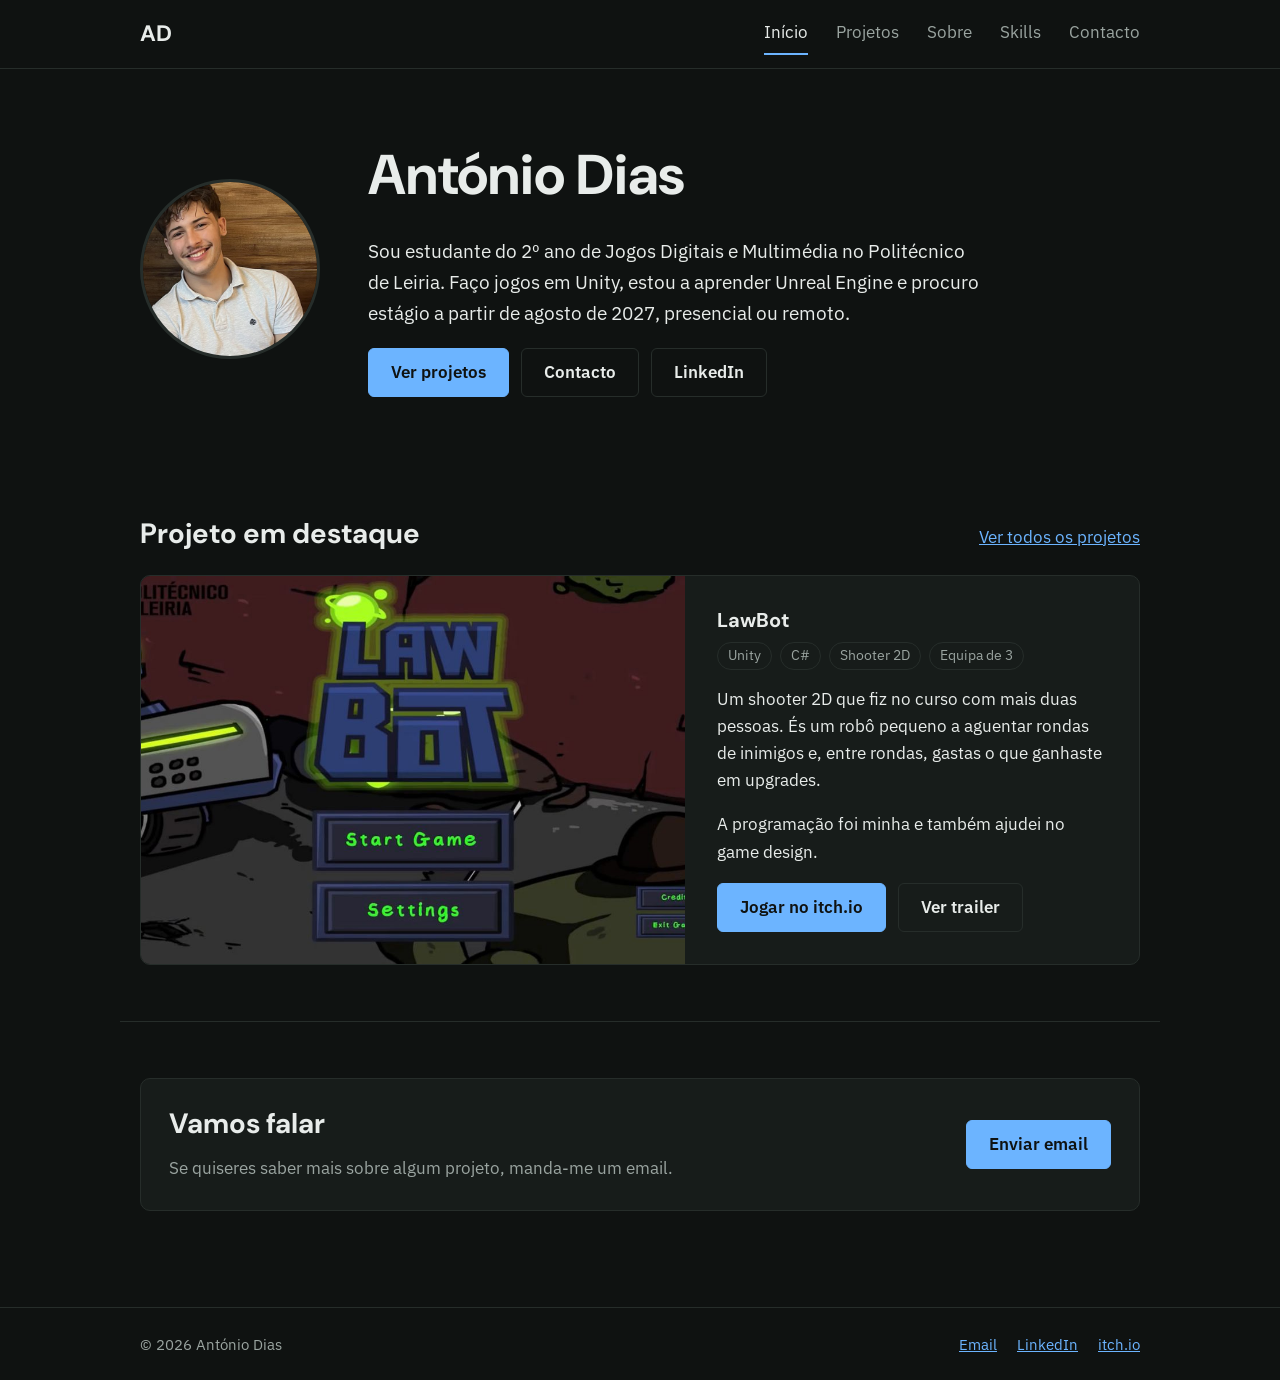
<file: index.html>
<!DOCTYPE html>
<html lang="pt-PT">
<head>
  <meta charset="UTF-8">
  <meta name="viewport" content="width=device-width, initial-scale=1">
  <meta name="description" content="Portfólio de António Dias, estudante de Jogos Digitais e Multimédia no Politécnico de Leiria.">
  <title>António Dias | Programador de jogos</title>
  <link rel="icon" href="assets/img/favicon.svg" type="image/svg+xml">
  <link rel="preconnect" href="https://fonts.googleapis.com">
  <link rel="preconnect" href="https://fonts.gstatic.com" crossorigin>
  <link rel="stylesheet" href="https://fonts.googleapis.com/css2?family=DM+Sans:wght@700&amp;display=swap">
  <link rel="stylesheet" href="css/normalize.css">
  <link rel="stylesheet" href="css/styles.css">
  <script src="js/main.js" defer></script>
</head>
<body>
  <a class="skip-link" href="#conteudo">Saltar para o conteúdo</a>

  <header class="site-header">
    <div class="container header-inner">
      <a class="logo" href="index.html" aria-label="António Dias, página inicial">AD</a>
      <nav aria-label="Menu principal">
        <button class="menu-btn" type="button" aria-label="Menu" aria-expanded="false" aria-controls="menu">
          <span></span>
          <span></span>
          <span></span>
        </button>
        <ul class="nav-list" id="menu">
          <li><a href="index.html" class="ativo" aria-current="page">Início</a></li>
          <li><a href="projetos.html">Projetos</a></li>
          <li><a href="sobre.html">Sobre</a></li>
          <li><a href="skills.html">Skills</a></li>
          <li><a href="contacto.html">Contacto</a></li>
        </ul>
      </nav>
    </div>
  </header>

  <main id="conteudo">
    <section class="container hero">
      <img class="hero-photo" src="assets/img/antonio-dias.jpg" alt="Fotografia de António Dias" width="480" height="480">
      <div>
        <h1>António Dias</h1>
        <p class="subtitulo">Sou estudante do 2º ano de Jogos Digitais e Multimédia no Politécnico de Leiria. Faço jogos em Unity, estou a aprender Unreal Engine e procuro estágio a partir de agosto de 2027, presencial ou remoto.</p>
        <div class="button-row">
          <a class="btn" href="projetos.html">Ver projetos</a>
          <a class="btn btn-outline" href="contacto.html">Contacto</a>
          <a class="btn btn-outline" href="https://www.linkedin.com/in/ant%C3%B3nio-dias-7a324a388/" target="_blank" rel="noopener noreferrer">LinkedIn</a>
        </div>
      </div>
    </section>

    <section class="container section">
      <div class="section-head">
        <h2>Projeto em destaque</h2>
        <a href="projetos.html">Ver todos os projetos</a>
      </div>

      <article class="feature">
        <img src="assets/img/lawbot-titulo.jpg" alt="Ecrã de título do LawBot" width="1200" height="675">
        <div class="feature-body">
          <h3>LawBot</h3>
          <ul class="tags">
            <li>Unity</li>
            <li>C#</li>
            <li>Shooter 2D</li>
            <li>Equipa de 3</li>
          </ul>
          <p>Um shooter 2D que fiz no curso com mais duas pessoas. És um robô pequeno a aguentar rondas de inimigos e, entre rondas, gastas o que ganhaste em upgrades.</p>
          <p>A programação foi minha e também ajudei no game design.</p>
          <div class="button-row">
            <a class="btn" href="https://gentle-blob-studios.itch.io/lawbot" target="_blank" rel="noopener noreferrer">Jogar no itch.io</a>
            <a class="btn btn-outline" href="https://youtu.be/fg-Er66feL4" target="_blank" rel="noopener noreferrer">Ver trailer</a>
          </div>
        </div>
      </article>
    </section>

    <section class="container section">
      <div class="box caixa-contacto">
        <div>
          <h2>Vamos falar</h2>
          <p>Se quiseres saber mais sobre algum projeto, manda-me um email.</p>
        </div>
        <a class="btn" href="mailto:topepereiradias@gmail.com">Enviar email</a>
      </div>
    </section>
  </main>

  <footer class="site-footer">
    <div class="container footer-inner">
      <p>&copy; 2026 António Dias</p>
      <ul class="footer-links">
        <li><a href="mailto:topepereiradias@gmail.com">Email</a></li>
        <li><a href="https://www.linkedin.com/in/ant%C3%B3nio-dias-7a324a388/" target="_blank" rel="noopener noreferrer">LinkedIn</a></li>
        <li><a href="https://gentle-blob-studios.itch.io/" target="_blank" rel="noopener noreferrer">itch.io</a></li>
      </ul>
    </div>
  </footer>
</body>
</html>
</file>
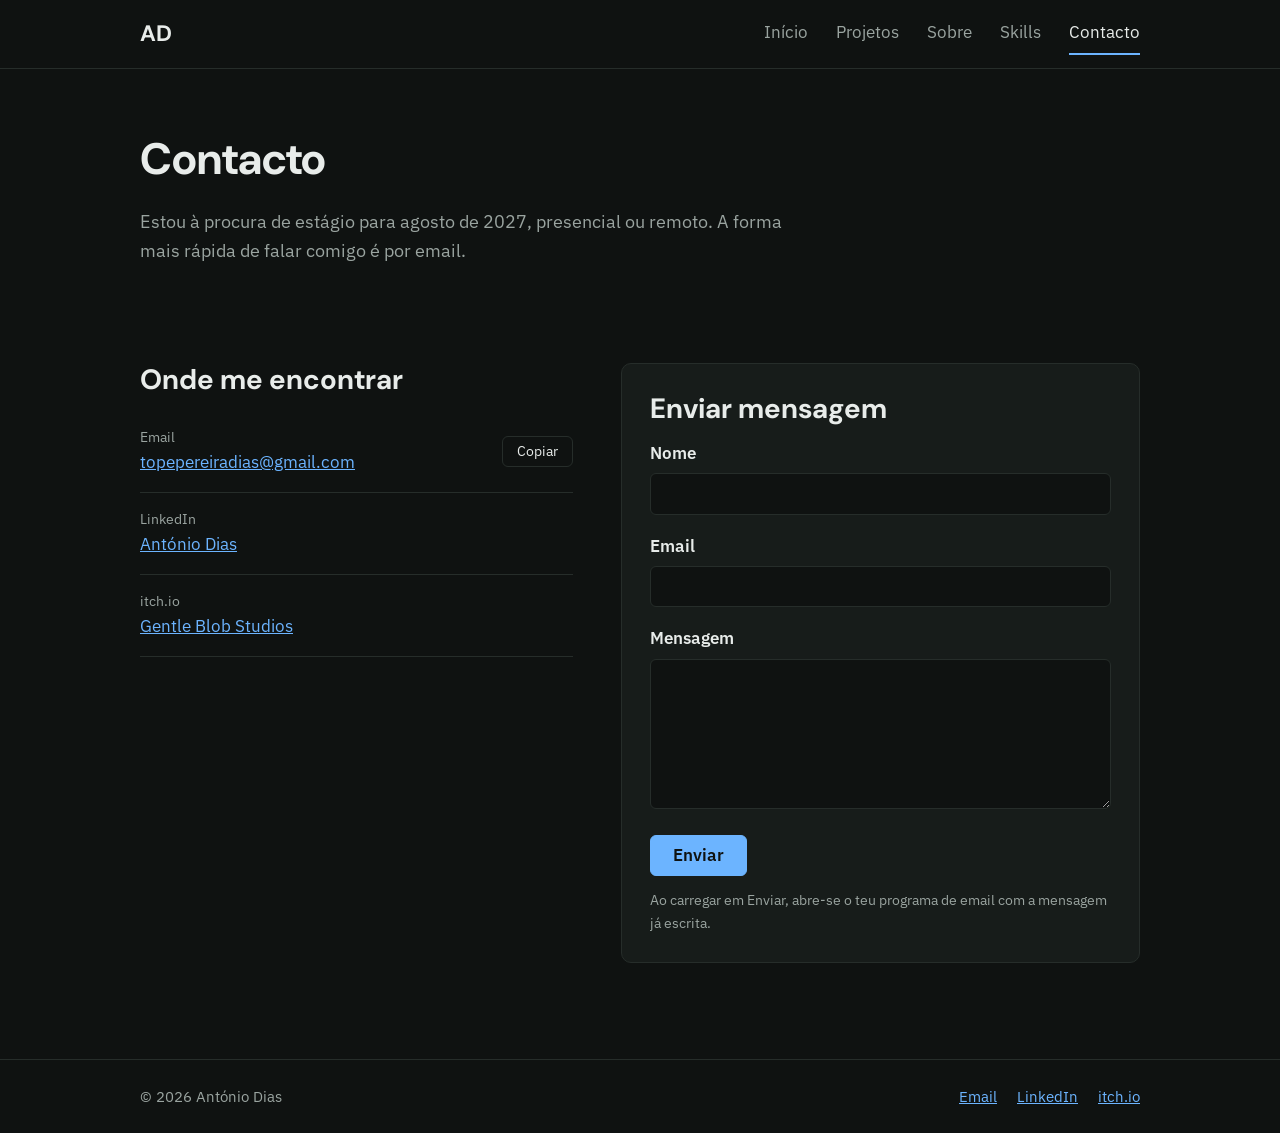
<file: contacto.html>
<!DOCTYPE html>
<html lang="pt-PT">
<head>
  <meta charset="UTF-8">
  <meta name="viewport" content="width=device-width, initial-scale=1">
  <meta name="description" content="Como falar com António Dias por email, LinkedIn ou itch.io.">
  <title>Contacto | António Dias</title>
  <link rel="icon" href="assets/img/favicon.svg" type="image/svg+xml">
  <link rel="preconnect" href="https://fonts.googleapis.com">
  <link rel="preconnect" href="https://fonts.gstatic.com" crossorigin>
  <link rel="stylesheet" href="https://fonts.googleapis.com/css2?family=DM+Sans:wght@700&amp;display=swap">
  <link rel="stylesheet" href="css/normalize.css">
  <link rel="stylesheet" href="css/styles.css">
  <script src="js/main.js" defer></script>
</head>
<body>
  <a class="skip-link" href="#conteudo">Saltar para o conteúdo</a>

  <header class="site-header">
    <div class="container header-inner">
      <a class="logo" href="index.html" aria-label="António Dias, página inicial">AD</a>
      <nav aria-label="Menu principal">
        <button class="menu-btn" type="button" aria-label="Menu" aria-expanded="false" aria-controls="menu">
          <span></span>
          <span></span>
          <span></span>
        </button>
        <ul class="nav-list" id="menu">
          <li><a href="index.html">Início</a></li>
          <li><a href="projetos.html">Projetos</a></li>
          <li><a href="sobre.html">Sobre</a></li>
          <li><a href="skills.html">Skills</a></li>
          <li><a href="contacto.html" class="ativo" aria-current="page">Contacto</a></li>
        </ul>
      </nav>
    </div>
  </header>

  <main id="conteudo">
    <section class="container page-intro">
      <h1>Contacto</h1>
      <p>Estou à procura de estágio para agosto de 2027, presencial ou remoto. A forma mais rápida de falar comigo é por email.</p>
    </section>

    <div class="container section contact-grid">
      <section>
        <h2>Onde me encontrar</h2>
        <ul class="contact-list">
          <li>
            <div>
              <span class="contact-label">Email</span>
              <a href="mailto:topepereiradias@gmail.com">topepereiradias@gmail.com</a>
            </div>
            <button class="copy-btn" id="copy-email" type="button" data-email="topepereiradias@gmail.com">Copiar</button>
          </li>
          <li>
            <div>
              <span class="contact-label">LinkedIn</span>
              <a href="https://www.linkedin.com/in/ant%C3%B3nio-dias-7a324a388/" target="_blank" rel="noopener noreferrer">António Dias</a>
            </div>
          </li>
          <li>
            <div>
              <span class="contact-label">itch.io</span>
              <a href="https://gentle-blob-studios.itch.io/" target="_blank" rel="noopener noreferrer">Gentle Blob Studios</a>
            </div>
          </li>
        </ul>
      </section>

      <section class="box">
        <h2>Enviar mensagem</h2>
        <form action="mailto:topepereiradias@gmail.com" method="post" enctype="text/plain">
          <div class="form-field">
            <label for="nome">Nome</label>
            <input type="text" id="nome" name="nome" autocomplete="name" required>
          </div>
          <div class="form-field">
            <label for="email">Email</label>
            <input type="email" id="email" name="email" autocomplete="email" required>
          </div>
          <div class="form-field">
            <label for="mensagem">Mensagem</label>
            <textarea id="mensagem" name="mensagem" rows="6" required></textarea>
          </div>
          <button class="btn" type="submit">Enviar</button>
          <p class="form-note">Ao carregar em Enviar, abre-se o teu programa de email com a mensagem já escrita.</p>
        </form>
      </section>
    </div>
  </main>

  <footer class="site-footer">
    <div class="container footer-inner">
      <p>&copy; 2026 António Dias</p>
      <ul class="footer-links">
        <li><a href="mailto:topepereiradias@gmail.com">Email</a></li>
        <li><a href="https://www.linkedin.com/in/ant%C3%B3nio-dias-7a324a388/" target="_blank" rel="noopener noreferrer">LinkedIn</a></li>
        <li><a href="https://gentle-blob-studios.itch.io/" target="_blank" rel="noopener noreferrer">itch.io</a></li>
      </ul>
    </div>
  </footer>
</body>
</html>
</file>
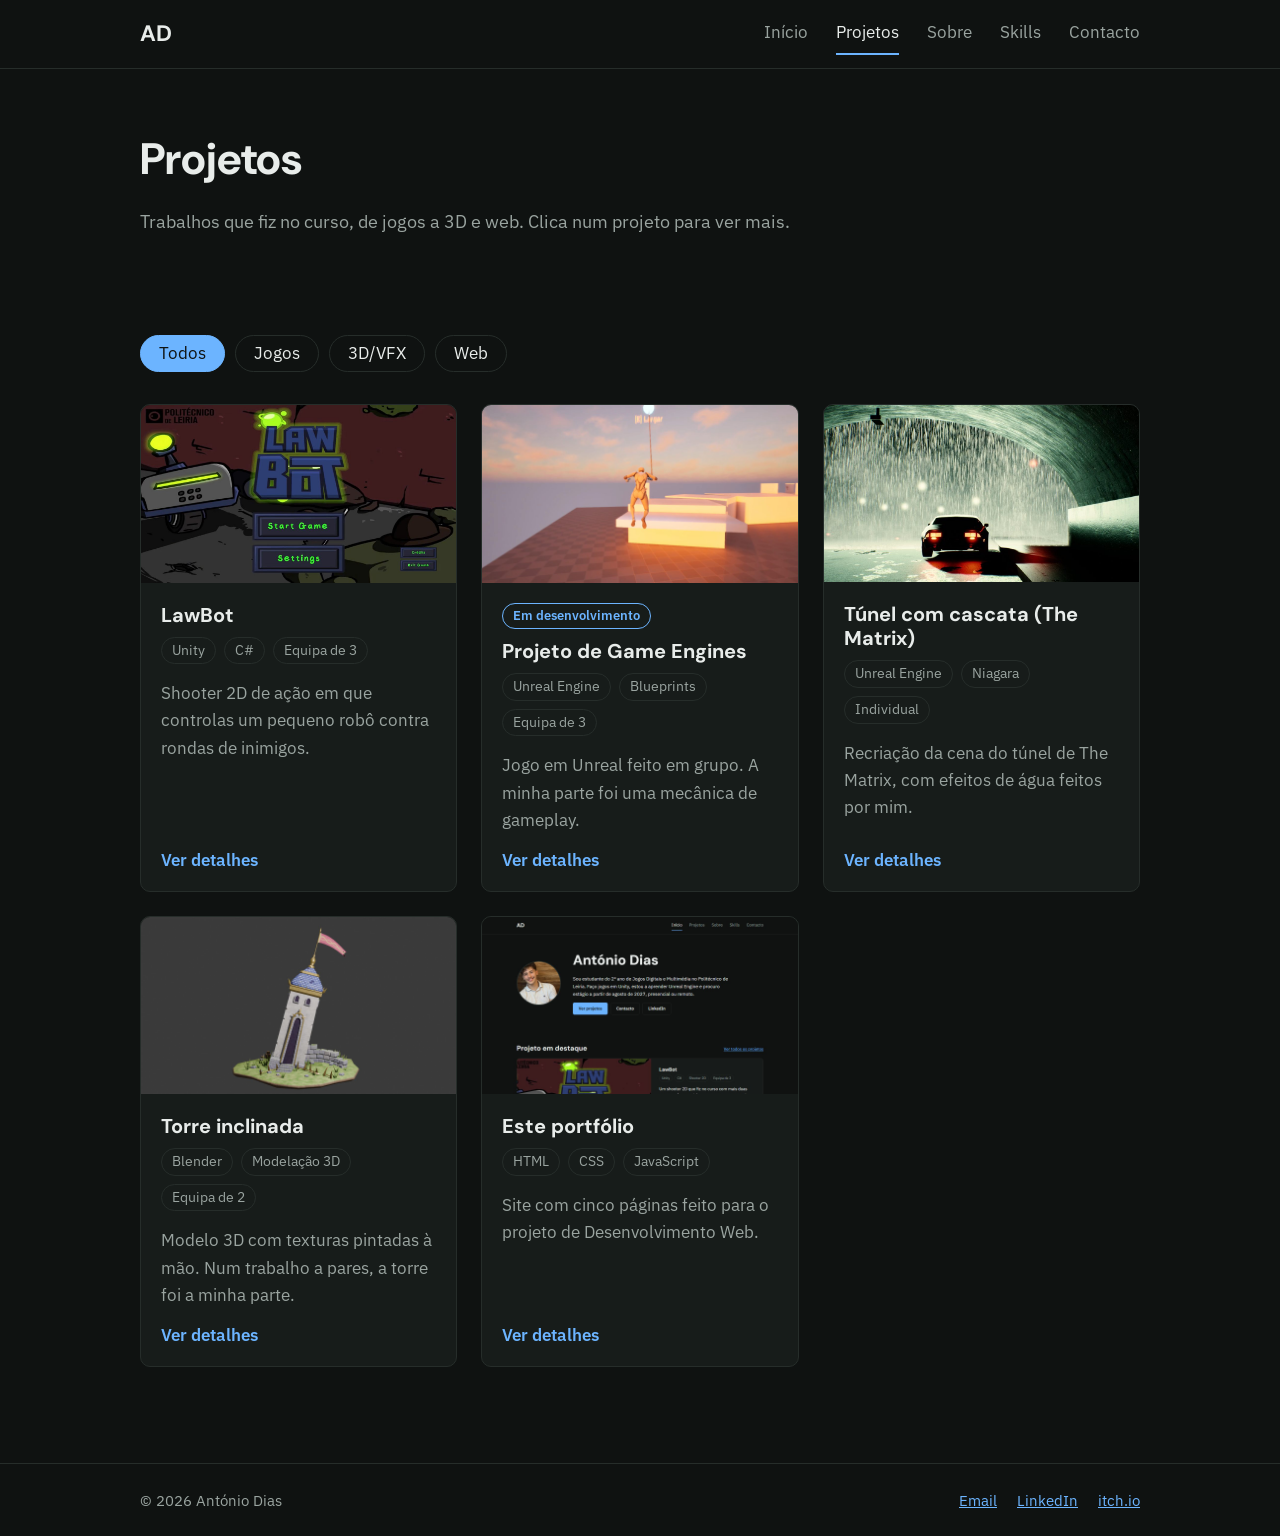
<file: projetos.html>
<!DOCTYPE html>
<html lang="pt-PT">
<head>
  <meta charset="UTF-8">
  <meta name="viewport" content="width=device-width, initial-scale=1">
  <meta name="description" content="Jogos em Unity e Unreal Engine, efeitos visuais, modelação 3D e web feitos por António Dias no curso.">
  <title>Projetos | António Dias</title>
  <link rel="icon" href="assets/img/favicon.svg" type="image/svg+xml">
  <link rel="preconnect" href="https://fonts.googleapis.com">
  <link rel="preconnect" href="https://fonts.gstatic.com" crossorigin>
  <link rel="stylesheet" href="https://fonts.googleapis.com/css2?family=DM+Sans:wght@700&amp;display=swap">
  <link rel="stylesheet" href="css/normalize.css">
  <link rel="stylesheet" href="css/styles.css">
  <script src="js/main.js" defer></script>
</head>
<body>
  <a class="skip-link" href="#conteudo">Saltar para o conteúdo</a>

  <header class="site-header">
    <div class="container header-inner">
      <a class="logo" href="index.html" aria-label="António Dias, página inicial">AD</a>
      <nav aria-label="Menu principal">
        <button class="menu-btn" type="button" aria-label="Menu" aria-expanded="false" aria-controls="menu">
          <span></span>
          <span></span>
          <span></span>
        </button>
        <ul class="nav-list" id="menu">
          <li><a href="index.html">Início</a></li>
          <li><a href="projetos.html" class="ativo" aria-current="page">Projetos</a></li>
          <li><a href="sobre.html">Sobre</a></li>
          <li><a href="skills.html">Skills</a></li>
          <li><a href="contacto.html">Contacto</a></li>
        </ul>
      </nav>
    </div>
  </header>

  <main id="conteudo">
    <section class="container page-intro">
      <h1>Projetos</h1>
      <p>Trabalhos que fiz no curso, de jogos a 3D e web. Clica num projeto para ver mais.</p>
    </section>

    <div class="container section">
      <div class="filters" role="group" aria-label="Filtrar projetos por categoria">
        <button class="filter-btn ativo" type="button" data-filter="todos" aria-pressed="true">Todos</button>
        <button class="filter-btn" type="button" data-filter="jogos" aria-pressed="false">Jogos</button>
        <button class="filter-btn" type="button" data-filter="3d-vfx" aria-pressed="false">3D/VFX</button>
        <button class="filter-btn" type="button" data-filter="web" aria-pressed="false">Web</button>
      </div>

      <div class="project-grid">
        <article class="project-card" data-category="jogos">
          <img src="assets/img/lawbot-titulo.jpg" alt="Ecrã de título do LawBot" width="1200" height="675">
          <div class="card-body">
            <h2>LawBot</h2>
            <ul class="tags">
              <li>Unity</li>
              <li>C#</li>
              <li>Equipa de 3</li>
            </ul>
            <p>Shooter 2D de ação em que controlas um pequeno robô contra rondas de inimigos.</p>
            <button class="card-btn" type="button">Ver detalhes</button>
          </div>

          <!-- Conteúdo que o JS copia para o modal -->
          <div class="project-details" hidden>
            <p>Shooter 2D de ação feito no Politécnico de Leiria. Controlas um pequeno robô que enfrenta rondas de inimigos, desvia-se de ataques e compra upgrades entre rondas. Tem três níveis de dificuldade e um modo infinito.</p>
            <p>Fui o programador do jogo e também contribuí para o game design.</p>
            <div class="modal-gallery">
              <img src="assets/img/lawbot-combate.jpg" alt="O robô a disparar contra inimigos" width="1200" height="675" loading="lazy">
              <img src="assets/img/lawbot-loja.jpg" alt="Loja de upgrades entre rondas" width="1200" height="675" loading="lazy">
              <img src="assets/img/lawbot-gameplay.jpg" alt="Combate com o contador de inimigos restantes" width="1200" height="675" loading="lazy">
            </div>
            <ul class="detalhes">
              <li><span>Game developer</span> António Dias</li>
              <li><span>Game designer</span> Mariana Falcão</li>
              <li><span>Game artist</span> Joaquim Rodrigues</li>
            </ul>
            <div class="button-row">
              <a class="btn" href="https://gentle-blob-studios.itch.io/lawbot" target="_blank" rel="noopener noreferrer">Jogar no itch.io</a>
              <a class="btn btn-outline" href="https://youtu.be/fg-Er66feL4" target="_blank" rel="noopener noreferrer">Trailer no YouTube</a>
            </div>
          </div>
        </article>

        <article class="project-card" data-category="jogos">
          <img src="assets/img/unreal-capa.jpg" alt="Personagem pendurada numa corda num nível de teste" width="1280" height="720">
          <div class="card-body">
            <span class="badge">Em desenvolvimento</span>
            <h2>Projeto de Game Engines</h2>
            <ul class="tags">
              <li>Unreal Engine</li>
              <li>Blueprints</li>
              <li>Equipa de 3</li>
            </ul>
            <p>Jogo em Unreal feito em grupo. A minha parte foi uma mecânica de gameplay.</p>
            <button class="card-btn" type="button">Ver detalhes</button>
          </div>

          <div class="project-details" hidden>
            <p>Jogo em Unreal Engine que estou a fazer com mais dois colegas para a cadeira de Game Engines.</p>
            <p>Fiquei com a mecânica que aparece no vídeo, feita em Blueprints. A personagem agarra-se a uma corda presa a pontos no ar e larga-a com a tecla E.</p>
            <!-- O #t=0,10.2 faz o vídeo parar aos 10,2 s, antes de aparecer o editor do Unreal -->
            <video class="project-video" controls preload="none" poster="assets/img/unreal-poster.jpg" width="1724" height="736">
              <source src="assets/video/unreal-gameplay.mp4#t=0,10.2" type="video/mp4">
              O teu browser não consegue mostrar este vídeo.
            </video>
          </div>
        </article>

        <article class="project-card" data-category="3d-vfx">
          <img src="assets/img/vfx-capa.jpg" alt="Carro parado no túnel em frente à cascata" width="1042" height="586">
          <div class="card-body">
            <h2>Túnel com cascata (The Matrix)</h2>
            <ul class="tags">
              <li>Unreal Engine</li>
              <li>Niagara</li>
              <li>Individual</li>
            </ul>
            <p>Recriação da cena do túnel de The Matrix, com efeitos de água feitos por mim.</p>
            <button class="card-btn" type="button">Ver detalhes</button>
          </div>

          <div class="project-details" hidden>
            <p>Recriei a cena do túnel com cascata do filme The Matrix e fiz sozinho os efeitos, os materiais e o próprio túnel.</p>
            <p>A cascata e os salpicos no chão são sistemas Niagara, com gotas, névoa e uma cortina de água por trás. O asfalto mistura um material seco com um molhado e tem poças com uma ondulação suave. Os reflexos usam Screen Space Reflections, e o tom verde vem do nevoeiro e de uma LUT.</p>
            <div class="modal-gallery two-columns">
              <img src="assets/img/vfx-tunel.jpg" alt="Vista geral do túnel com a cascata ao fundo" width="1400" height="586" loading="lazy">
              <img src="assets/img/vfx-cascata.jpg" alt="Grande plano da cascata" width="1400" height="586" loading="lazy">
              <img src="assets/img/vfx-chao-seco.jpg" alt="O túnel com o chão seco" width="1400" height="586" loading="lazy">
              <img src="assets/img/vfx-chao-molhado.jpg" alt="O túnel com o chão molhado e poças" width="1400" height="586" loading="lazy">
            </div>
            <ul class="detalhes">
              <li><span>Unidade curricular</span> VFX for Games</li>
              <li><span>Motor</span> Unreal Engine 5.8</li>
            </ul>
            <p class="note">O carro é o "Phoenix 455 '71 - Low poly model", de Daniel Zhabotinsky (Sketchfab, CC BY 4.0), e as texturas de asfalto e betão são da Poly Haven (CC0).</p>
          </div>
        </article>

        <article class="project-card" data-category="3d-vfx">
          <img src="assets/img/torre-frente.jpg" alt="Render da torre inclinada numa pequena ilha" width="1280" height="720">
          <div class="card-body">
            <h2>Torre inclinada</h2>
            <ul class="tags">
              <li>Blender</li>
              <li>Modelação 3D</li>
              <li>Equipa de 2</li>
            </ul>
            <p>Modelo 3D com texturas pintadas à mão. Num trabalho a pares, a torre foi a minha parte.</p>
            <button class="card-btn" type="button">Ver detalhes</button>
          </div>

          <div class="project-details" hidden>
            <p>Trabalho a pares em que cada um modelou uma figura e no fim juntámos as duas numa só cena. Fiquei com a torre inclinada e tratei da modelação, das UVs, das texturas e dos renders.</p>
            <p>Comecei pelo corpo da torre, depois a base e a porta, o topo e por fim a ilha com o muro, as rochas e a relva. Os detalhes pequenos, como os tijolos e as telhas, ficaram na textura e no normal map, para poupar triângulos. No lado de trás acrescentei uma porta de madeira, uma lanterna dourada e suportes de madeira a segurar a torre.</p>
            <p>As texturas foram pintadas à mão no Blender, com mapas de Base Color, Normal, Roughness e Metallic.</p>
            <div class="modal-gallery two-columns">
              <img src="assets/img/torre-frente.jpg" alt="A torre vista de frente" width="1280" height="720" loading="lazy">
              <img src="assets/img/torre-direita.jpg" alt="A torre vista do lado direito" width="1280" height="720" loading="lazy">
              <img src="assets/img/torre-esquerda.jpg" alt="A torre vista do lado esquerdo" width="1280" height="720" loading="lazy">
              <img src="assets/img/torre-tras.jpg" alt="O lado de trás da torre, com a porta de madeira" width="1280" height="720" loading="lazy">
            </div>
            <ul class="detalhes">
              <li><span>Unidade curricular</span> 3D Modelling</li>
              <li><span>Ferramenta</span> Blender</li>
              <li><span>Triângulos</span> 2166 (torre e ilha)</li>
              <li><span>Texturas</span> 2 de 2048x2048 (torre e cenário)</li>
            </ul>
            <div class="button-row">
              <a class="btn" href="https://skfb.ly/pQtCu" target="_blank" rel="noopener noreferrer">Ver no Sketchfab</a>
            </div>
          </div>
        </article>

        <article class="project-card" data-category="web">
          <img src="assets/img/portfolio.jpg" alt="Página inicial deste portfólio" width="1280" height="720">
          <div class="card-body">
            <h2>Este portfólio</h2>
            <ul class="tags">
              <li>HTML</li>
              <li>CSS</li>
              <li>JavaScript</li>
            </ul>
            <p>Site com cinco páginas feito para o projeto de Desenvolvimento Web.</p>
            <button class="card-btn" type="button">Ver detalhes</button>
          </div>

          <div class="project-details" hidden>
            <p>O meu portfólio era uma só página. Para o projeto de Desenvolvimento Web transformei-o neste site com cinco páginas, feito só com HTML, CSS e JavaScript, sem frameworks.</p>
            <p>Com JavaScript fiz o menu para telemóvel, o filtro de projetos e esta janela de detalhes. O layout usa Flexbox e CSS Grid e adapta-se ao telemóvel com media queries.</p>
          </div>
        </article>
      </div>
    </div>
  </main>

  <div class="modal" id="modal" hidden>
    <div class="modal-box" role="dialog" aria-modal="true" aria-labelledby="modal-title">
      <button class="modal-close" type="button" aria-label="Fechar">&times;</button>
      <h2 id="modal-title">Projeto</h2>
      <div id="modal-content"></div>
    </div>
  </div>

  <footer class="site-footer">
    <div class="container footer-inner">
      <p>&copy; 2026 António Dias</p>
      <ul class="footer-links">
        <li><a href="mailto:topepereiradias@gmail.com">Email</a></li>
        <li><a href="https://www.linkedin.com/in/ant%C3%B3nio-dias-7a324a388/" target="_blank" rel="noopener noreferrer">LinkedIn</a></li>
        <li><a href="https://gentle-blob-studios.itch.io/" target="_blank" rel="noopener noreferrer">itch.io</a></li>
      </ul>
    </div>
  </footer>
</body>
</html>
</file>
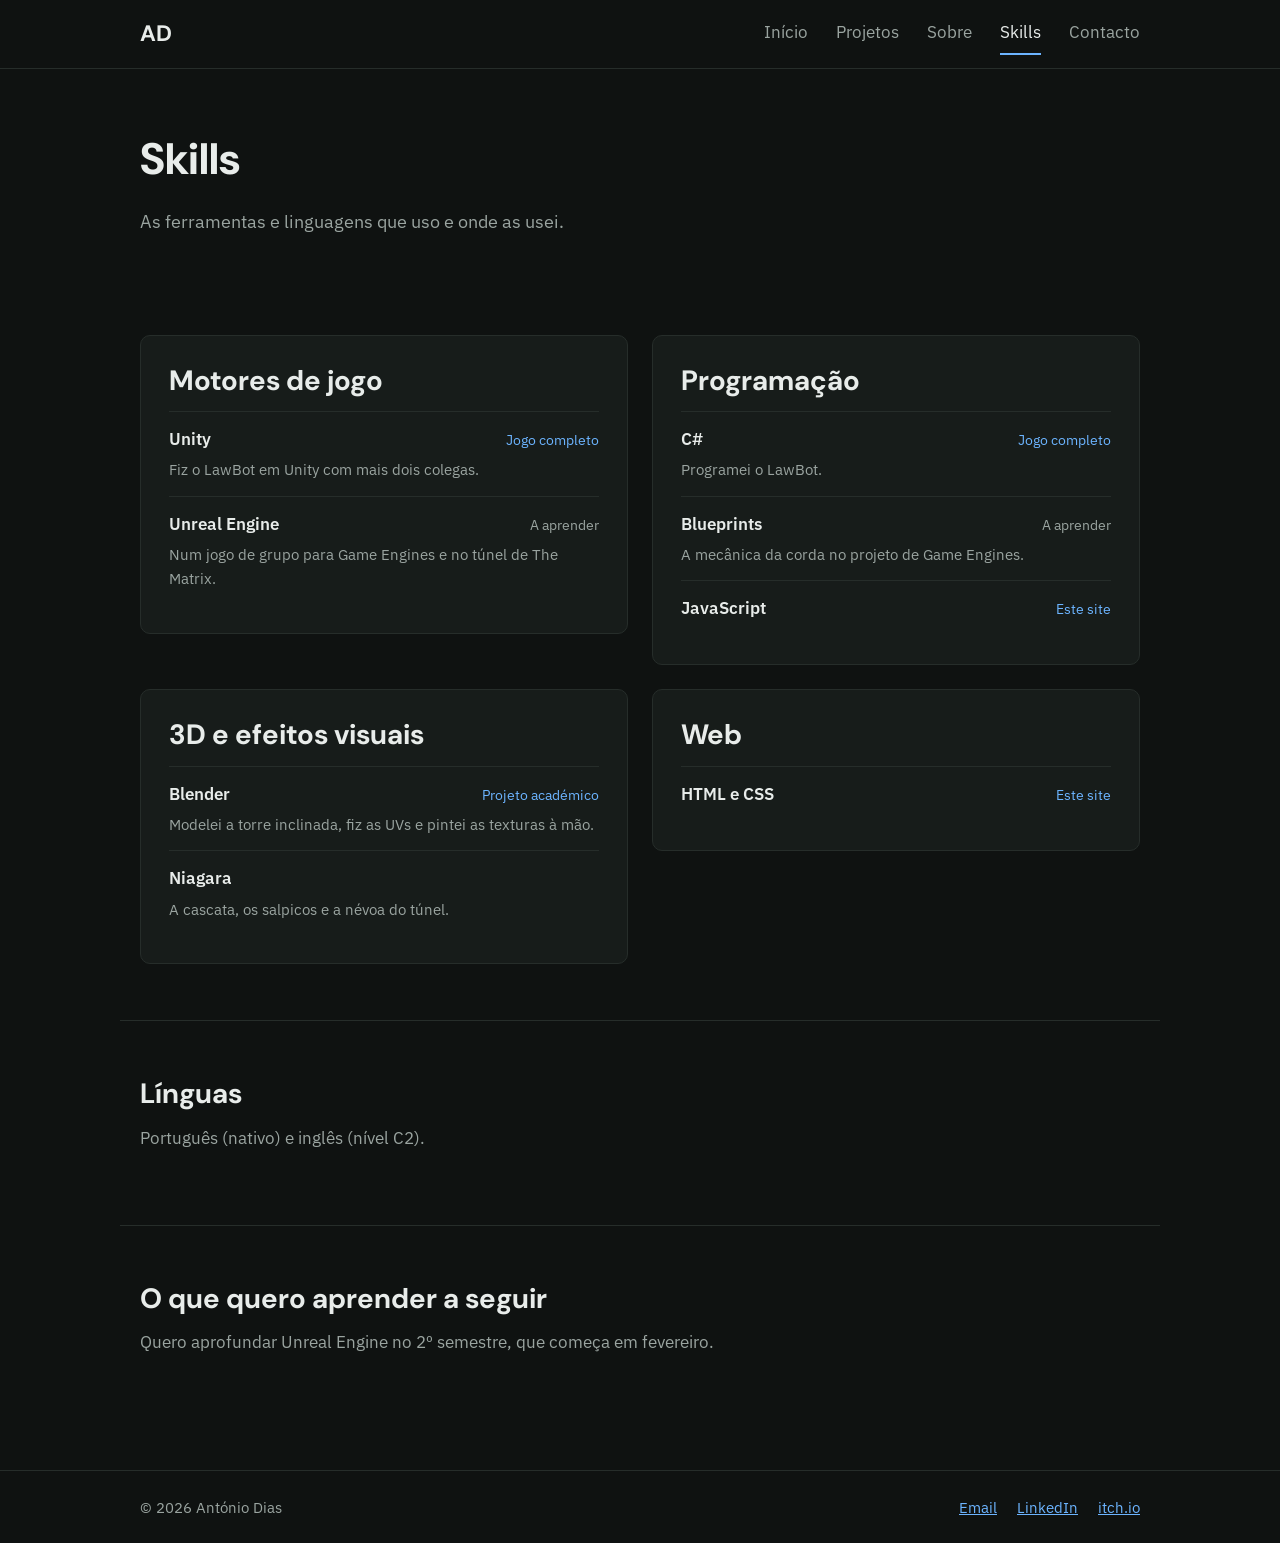
<file: skills.html>
<!DOCTYPE html>
<html lang="pt-PT">
<head>
  <meta charset="UTF-8">
  <meta name="viewport" content="width=device-width, initial-scale=1">
  <meta name="description" content="Os motores de jogo, linguagens e ferramentas que António Dias usa e onde as usou.">
  <title>Skills | António Dias</title>
  <link rel="icon" href="assets/img/favicon.svg" type="image/svg+xml">
  <link rel="preconnect" href="https://fonts.googleapis.com">
  <link rel="preconnect" href="https://fonts.gstatic.com" crossorigin>
  <link rel="stylesheet" href="https://fonts.googleapis.com/css2?family=DM+Sans:wght@700&amp;display=swap">
  <link rel="stylesheet" href="css/normalize.css">
  <link rel="stylesheet" href="css/styles.css">
  <script src="js/main.js" defer></script>
</head>
<body>
  <a class="skip-link" href="#conteudo">Saltar para o conteúdo</a>

  <header class="site-header">
    <div class="container header-inner">
      <a class="logo" href="index.html" aria-label="António Dias, página inicial">AD</a>
      <nav aria-label="Menu principal">
        <button class="menu-btn" type="button" aria-label="Menu" aria-expanded="false" aria-controls="menu">
          <span></span>
          <span></span>
          <span></span>
        </button>
        <ul class="nav-list" id="menu">
          <li><a href="index.html">Início</a></li>
          <li><a href="projetos.html">Projetos</a></li>
          <li><a href="sobre.html">Sobre</a></li>
          <li><a href="skills.html" class="ativo" aria-current="page">Skills</a></li>
          <li><a href="contacto.html">Contacto</a></li>
        </ul>
      </nav>
    </div>
  </header>

  <main id="conteudo">
    <section class="container page-intro">
      <h1>Skills</h1>
      <p>As ferramentas e linguagens que uso e onde as usei.</p>
    </section>

    <div class="container section">
      <div class="skills-grid">
        <article class="box">
          <h2>Motores de jogo</h2>
          <ul class="skill-list">
            <li>
              <div class="skill-head">
                <span class="skill-name">Unity</span>
                <span class="level">Jogo completo</span>
              </div>
              <p>Fiz o LawBot em Unity com mais dois colegas.</p>
            </li>
            <li>
              <div class="skill-head">
                <span class="skill-name">Unreal Engine</span>
                <span class="level level-learning">A aprender</span>
              </div>
              <p>Num jogo de grupo para Game Engines e no túnel de The Matrix.</p>
            </li>
          </ul>
        </article>

        <article class="box">
          <h2>Programação</h2>
          <ul class="skill-list">
            <li>
              <div class="skill-head">
                <span class="skill-name">C#</span>
                <span class="level">Jogo completo</span>
              </div>
              <p>Programei o LawBot.</p>
            </li>
            <li>
              <div class="skill-head">
                <span class="skill-name">Blueprints</span>
                <span class="level level-learning">A aprender</span>
              </div>
              <p>A mecânica da corda no projeto de Game Engines.</p>
            </li>
            <li>
              <div class="skill-head">
                <span class="skill-name">JavaScript</span>
                <span class="level">Este site</span>
              </div>
            </li>
          </ul>
        </article>

        <article class="box">
          <h2>3D e efeitos visuais</h2>
          <ul class="skill-list">
            <li>
              <div class="skill-head">
                <span class="skill-name">Blender</span>
                <span class="level">Projeto académico</span>
              </div>
              <p>Modelei a torre inclinada, fiz as UVs e pintei as texturas à mão.</p>
            </li>
            <li>
              <div class="skill-head">
                <span class="skill-name">Niagara</span>
              </div>
              <p>A cascata, os salpicos e a névoa do túnel.</p>
            </li>
          </ul>
        </article>

        <article class="box">
          <h2>Web</h2>
          <ul class="skill-list">
            <li>
              <div class="skill-head">
                <span class="skill-name">HTML e CSS</span>
                <span class="level">Este site</span>
              </div>
            </li>
          </ul>
        </article>
      </div>
    </div>

    <section class="container section">
      <h2>Línguas</h2>
      <p class="cinzento">Português (nativo) e inglês (nível C2).</p>
    </section>

    <section class="container section">
      <h2>O que quero aprender a seguir</h2>
      <p class="cinzento">Quero aprofundar Unreal Engine no 2º semestre, que começa em fevereiro.</p>
    </section>
  </main>

  <footer class="site-footer">
    <div class="container footer-inner">
      <p>&copy; 2026 António Dias</p>
      <ul class="footer-links">
        <li><a href="mailto:topepereiradias@gmail.com">Email</a></li>
        <li><a href="https://www.linkedin.com/in/ant%C3%B3nio-dias-7a324a388/" target="_blank" rel="noopener noreferrer">LinkedIn</a></li>
        <li><a href="https://gentle-blob-studios.itch.io/" target="_blank" rel="noopener noreferrer">itch.io</a></li>
      </ul>
    </div>
  </footer>
</body>
</html>
</file>
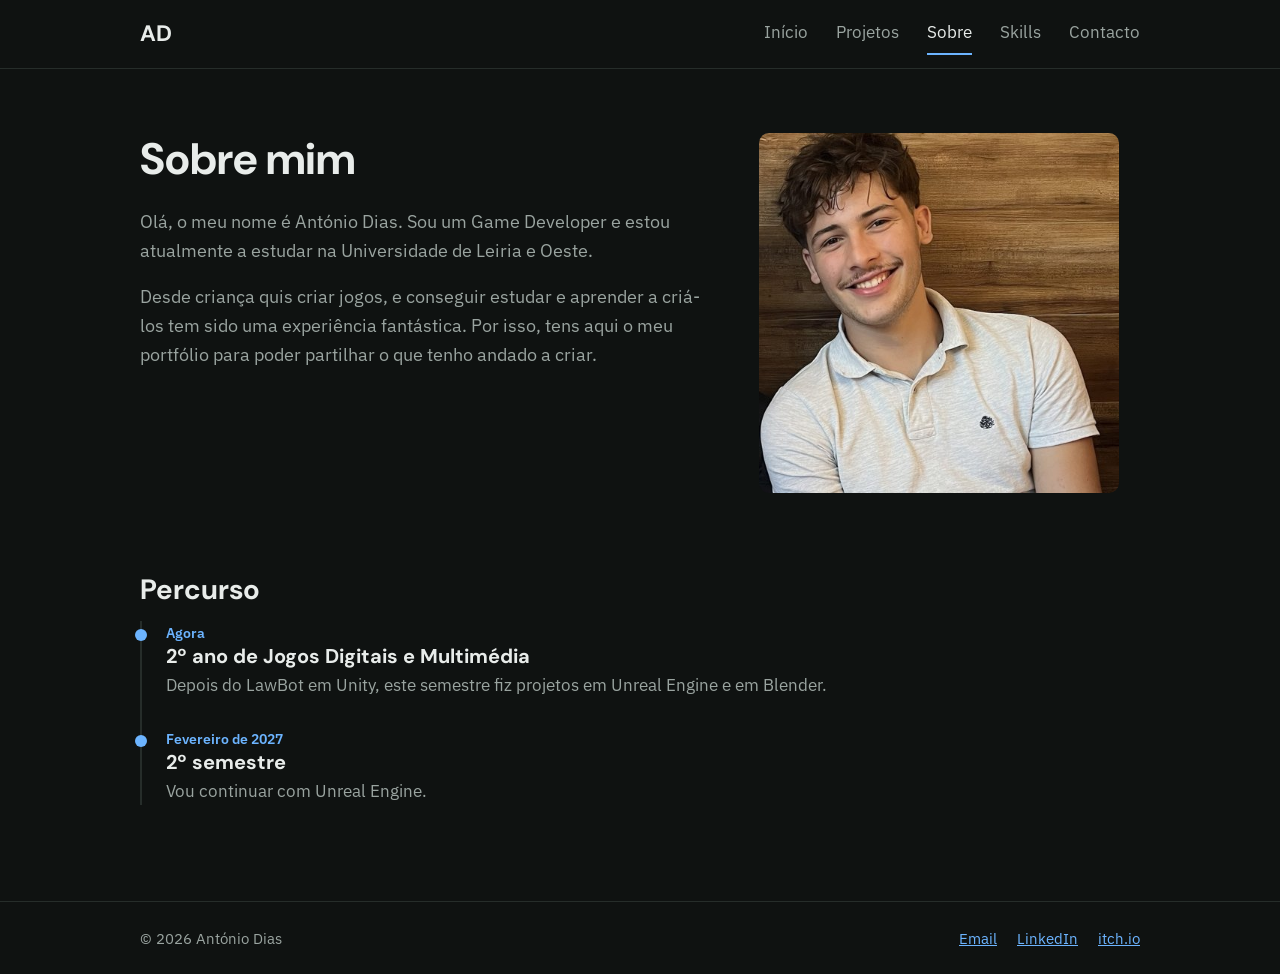
<file: sobre.html>
<!DOCTYPE html>
<html lang="pt-PT">
<head>
  <meta charset="UTF-8">
  <meta name="viewport" content="width=device-width, initial-scale=1">
  <meta name="description" content="Quem é António Dias e o que tem feito no curso de Jogos Digitais e Multimédia.">
  <title>Sobre mim | António Dias</title>
  <link rel="icon" href="assets/img/favicon.svg" type="image/svg+xml">
  <link rel="preconnect" href="https://fonts.googleapis.com">
  <link rel="preconnect" href="https://fonts.gstatic.com" crossorigin>
  <link rel="stylesheet" href="https://fonts.googleapis.com/css2?family=DM+Sans:wght@700&amp;display=swap">
  <link rel="stylesheet" href="css/normalize.css">
  <link rel="stylesheet" href="css/styles.css">
  <script src="js/main.js" defer></script>
</head>
<body>
  <a class="skip-link" href="#conteudo">Saltar para o conteúdo</a>

  <header class="site-header">
    <div class="container header-inner">
      <a class="logo" href="index.html" aria-label="António Dias, página inicial">AD</a>
      <nav aria-label="Menu principal">
        <button class="menu-btn" type="button" aria-label="Menu" aria-expanded="false" aria-controls="menu">
          <span></span>
          <span></span>
          <span></span>
        </button>
        <ul class="nav-list" id="menu">
          <li><a href="index.html">Início</a></li>
          <li><a href="projetos.html">Projetos</a></li>
          <li><a href="sobre.html" class="ativo" aria-current="page">Sobre</a></li>
          <li><a href="skills.html">Skills</a></li>
          <li><a href="contacto.html">Contacto</a></li>
        </ul>
      </nav>
    </div>
  </header>

  <main id="conteudo">
    <section class="container page-intro about-grid">
      <div>
        <h1>Sobre mim</h1>
        <p>Olá, o meu nome é António Dias. Sou um Game Developer e estou atualmente a estudar na Universidade de Leiria e Oeste.</p>
        <p>Desde criança quis criar jogos, e conseguir estudar e aprender a criá-los tem sido uma experiência fantástica. Por isso, tens aqui o meu portfólio para poder partilhar o que tenho andado a criar.</p>
      </div>
      <img class="about-photo" src="assets/img/antonio-dias.jpg" alt="Fotografia de António Dias" width="480" height="480">
    </section>

    <section class="container section">
      <h2>Percurso</h2>
      <ol class="timeline">
        <li>
          <span class="date">Agora</span>
          <h3>2º ano de Jogos Digitais e Multimédia</h3>
          <p>Depois do LawBot em Unity, este semestre fiz projetos em Unreal Engine e em Blender.</p>
        </li>
        <li>
          <time class="date" datetime="2027-02">Fevereiro de 2027</time>
          <h3>2º semestre</h3>
          <p>Vou continuar com Unreal Engine.</p>
        </li>
      </ol>
    </section>
  </main>

  <footer class="site-footer">
    <div class="container footer-inner">
      <p>&copy; 2026 António Dias</p>
      <ul class="footer-links">
        <li><a href="mailto:topepereiradias@gmail.com">Email</a></li>
        <li><a href="https://www.linkedin.com/in/ant%C3%B3nio-dias-7a324a388/" target="_blank" rel="noopener noreferrer">LinkedIn</a></li>
        <li><a href="https://gentle-blob-studios.itch.io/" target="_blank" rel="noopener noreferrer">itch.io</a></li>
      </ul>
    </div>
  </footer>
</body>
</html>
</file>
<file: css/styles.css>
@font-face {
  font-family: "IBM Plex Sans";
  src: url("../assets/fonts/ibm-plex-sans.woff2") format("woff2");
  font-weight: 400;
  font-style: normal;
}

@font-face {
  font-family: "IBM Plex Sans";
  src: url("../assets/fonts/ibm-plex-sans.woff2") format("woff2");
  font-weight: 600;
  font-style: normal;
}

:root {
  --fundo: #0f1211;
  --caixa: #171c1a;
  --linha: #262d2a;
  --texto: #e8ecea;
  --cinzento: #9aa4a0;
  --destaque: #6cb4ff;
  --fonte-texto: "IBM Plex Sans", "Segoe UI", Arial, sans-serif;
  --fonte-titulos: "DM Sans", "Segoe UI", Arial, sans-serif;
}

*,
*::before,
*::after {
  box-sizing: border-box;
}

/* Coluna flexível para o rodapé ficar no fundo mesmo em páginas curtas */
body {
  display: flex;
  flex-direction: column;
  min-height: 100vh;
  margin: 0;
  background-color: var(--fundo);
  color: var(--texto);
  font-family: var(--fonte-texto);
  font-size: 1.0625rem;
  line-height: 1.6;
  overflow-wrap: break-word;
}

h1,
h2,
h3 {
  margin: 0 0 0.5em;
  font-family: var(--fonte-titulos);
  font-weight: 700;
  line-height: 1.2;
}

h1 {
  font-size: 2.75rem;
}

h2 {
  font-size: 1.75rem;
}

h3 {
  font-size: 1.25rem;
}

p {
  margin: 0 0 1em;
}

img,
video {
  display: block;
  max-width: 100%;
  height: auto;
}

a {
  color: var(--destaque);
}

a:hover {
  color: var(--texto);
}

:focus-visible {
  outline: 2px solid var(--destaque);
  outline-offset: 3px;
}

main {
  flex-grow: 1;
}

.container {
  max-width: 1040px;
  margin: 0 auto;
  padding: 0 20px;
}

.skip-link {
  position: absolute;
  top: -100px;
  left: 20px;
  z-index: 200;
  padding: 8px 16px;
  background-color: var(--destaque);
  color: var(--fundo);
  font-weight: 600;
}

.skip-link:focus {
  top: 12px;
}

/* Cabeçalho */
.site-header {
  position: sticky;
  top: 0;
  z-index: 50;
  background-color: var(--fundo);
  border-bottom: 1px solid var(--linha);
}

.header-inner {
  display: flex;
  align-items: center;
  justify-content: space-between;
  min-height: 68px;
}

.logo {
  color: var(--texto);
  font-family: var(--fonte-titulos);
  font-size: 1.4rem;
  font-weight: 700;
  text-decoration: none;
}

.nav-list {
  display: flex;
  gap: 28px;
  margin: 0;
  padding: 0;
  list-style: none;
}

.nav-list a {
  display: block;
  padding: 6px 0;
  border-bottom: 2px solid transparent;
  color: var(--cinzento);
  text-decoration: none;
  transition: color 0.2s, border-color 0.2s;
}

.nav-list a:hover,
.nav-list a.ativo {
  color: var(--texto);
}

.nav-list a.ativo {
  border-bottom-color: var(--destaque);
}

.menu-btn {
  display: none;
  padding: 10px 9px;
  background: none;
  border: 1px solid var(--linha);
  border-radius: 6px;
  cursor: pointer;
}

.menu-btn span {
  display: block;
  width: 22px;
  height: 2px;
  margin: 4px 0;
  background-color: var(--texto);
  transition: transform 0.3s, opacity 0.3s;
}

/* Com o menu aberto as três barras fazem um X */
.menu-btn.ativo span:nth-child(1) {
  transform: translateY(6px) rotate(45deg);
}

.menu-btn.ativo span:nth-child(2) {
  opacity: 0;
}

.menu-btn.ativo span:nth-child(3) {
  transform: translateY(-6px) rotate(-45deg);
}

.section {
  padding-top: 56px;
  padding-bottom: 56px;
}

.section + .section {
  border-top: 1px solid var(--linha);
}

.page-intro {
  padding-top: 64px;
  padding-bottom: 24px;
}

.page-intro p {
  max-width: 60ch;
  color: var(--cinzento);
  font-size: 1.125rem;
}

.section-head {
  display: flex;
  flex-wrap: wrap;
  align-items: baseline;
  justify-content: space-between;
  gap: 8px 24px;
  margin-bottom: 24px;
}

.section-head h2 {
  margin: 0;
}

.cinzento {
  color: var(--cinzento);
}

.box {
  padding: 28px;
  background-color: var(--caixa);
  border: 1px solid var(--linha);
  border-radius: 10px;
}

.button-row {
  display: flex;
  flex-wrap: wrap;
  gap: 12px;
  margin-top: 8px;
}

.btn {
  display: inline-block;
  padding: 10px 22px;
  border: 1px solid var(--destaque);
  border-radius: 6px;
  background-color: var(--destaque);
  color: var(--fundo);
  font-weight: 600;
  text-decoration: none;
  cursor: pointer;
  transition: background-color 0.2s, color 0.2s, border-color 0.2s;
}

.btn:hover {
  background-color: transparent;
  color: var(--destaque);
}

.btn-outline {
  border-color: var(--linha);
  background-color: transparent;
  color: var(--texto);
}

.btn-outline:hover {
  border-color: var(--destaque);
}

.tags {
  display: flex;
  flex-wrap: wrap;
  gap: 8px;
  margin: 0 0 16px;
  padding: 0;
  list-style: none;
}

.tags li {
  padding: 2px 10px;
  border: 1px solid var(--linha);
  border-radius: 20px;
  color: var(--cinzento);
  font-size: 0.85rem;
}

.badge {
  align-self: flex-start;
  margin-bottom: 10px;
  padding: 2px 10px;
  border: 1px solid var(--destaque);
  border-radius: 20px;
  color: var(--destaque);
  font-size: 0.8rem;
  font-weight: 600;
}

/* Página inicial */
.hero {
  display: flex;
  align-items: center;
  gap: 48px;
  padding-top: 72px;
  padding-bottom: 64px;
}

.hero-photo {
  flex-shrink: 0;
  width: 180px;
  height: 180px;
  border: 3px solid var(--linha);
  border-radius: 50%;
  object-fit: cover;
}

.hero h1 {
  font-size: 3.5rem;
}

.subtitulo {
  max-width: 56ch;
  font-size: 1.2rem;
}

.feature {
  display: grid;
  grid-template-columns: 1.2fr 1fr;
  overflow: hidden;
  background-color: var(--caixa);
  border: 1px solid var(--linha);
  border-radius: 10px;
}

/* A imagem ocupa a altura toda do card e corta as pontas se for preciso */
.feature img {
  height: 100%;
  object-fit: cover;
}

.feature-body {
  padding: 32px;
}

.caixa-contacto {
  display: flex;
  flex-wrap: wrap;
  align-items: center;
  justify-content: space-between;
  gap: 24px;
}

.caixa-contacto p {
  margin: 0;
  color: var(--cinzento);
}

/* Projetos */
.filters {
  display: flex;
  flex-wrap: wrap;
  gap: 10px;
  margin-bottom: 32px;
}

.filter-btn {
  padding: 8px 18px;
  border: 1px solid var(--linha);
  border-radius: 20px;
  background-color: transparent;
  color: var(--texto);
  cursor: pointer;
  transition: border-color 0.2s, background-color 0.2s;
}

.filter-btn:hover {
  border-color: var(--destaque);
}

.filter-btn.ativo {
  border-color: var(--destaque);
  background-color: var(--destaque);
  color: var(--fundo);
}

.project-grid {
  display: grid;
  grid-template-columns: repeat(auto-fill, minmax(260px, 1fr));
  gap: 24px;
}

.project-card {
  display: flex;
  flex-direction: column;
  overflow: hidden;
  background-color: var(--caixa);
  border: 1px solid var(--linha);
  border-radius: 10px;
  cursor: pointer;
  transition: border-color 0.2s;
}

.project-card:hover {
  border-color: var(--destaque);
}

.project-card.escondido {
  display: none;
}

.project-card h2 {
  font-size: 1.25rem;
}

.card-body {
  display: flex;
  flex-direction: column;
  flex-grow: 1;
  padding: 20px;
}

.card-body p {
  color: var(--cinzento);
}

.card-btn {
  align-self: flex-start;
  margin-top: auto;
  padding: 0;
  background: none;
  border: 0;
  color: var(--destaque);
  font-weight: 600;
  cursor: pointer;
}

.card-btn:hover {
  text-decoration: underline;
}

/* Modal */
.modal {
  position: fixed;
  top: 0;
  left: 0;
  z-index: 100;
  display: flex;
  align-items: center;
  justify-content: center;
  width: 100%;
  height: 100%;
  padding: 20px;
  background-color: rgba(0, 0, 0, 0.75);
}

.modal[hidden] {
  display: none;
}

.modal-box {
  position: relative;
  width: 100%;
  max-width: 760px;
  max-height: 90vh;
  overflow-y: auto;
  padding: 32px;
  background-color: var(--caixa);
  border: 1px solid var(--linha);
  border-radius: 10px;
  animation: modal-in 0.25s ease;
}

@keyframes modal-in {
  from {
    opacity: 0;
    transform: translateY(12px);
  }

  to {
    opacity: 1;
    transform: translateY(0);
  }
}

.modal-box h2 {
  padding-right: 48px;
}

.modal-close {
  position: absolute;
  top: 16px;
  right: 16px;
  width: 40px;
  height: 40px;
  background: none;
  border: 1px solid var(--linha);
  border-radius: 6px;
  color: var(--texto);
  font-size: 1.5rem;
  line-height: 1;
  cursor: pointer;
  transition: border-color 0.2s;
}

.modal-close:hover {
  border-color: var(--destaque);
}

/* Para a página não fazer scroll por trás do modal */
body.modal-open {
  overflow: hidden;
}

.modal-gallery {
  display: grid;
  grid-template-columns: repeat(3, 1fr);
  gap: 8px;
  margin: 24px 0;
}

/* Galerias de 4 imagens ficam em 2x2, também no telemóvel */
.modal-gallery.two-columns {
  grid-template-columns: repeat(2, 1fr);
}

.modal-gallery img {
  border-radius: 6px;
}

.note {
  color: var(--cinzento);
  font-size: 0.9rem;
}

.project-video {
  width: 100%;
  margin: 24px 0;
  border-radius: 6px;
}

.detalhes {
  display: grid;
  grid-template-columns: repeat(auto-fit, minmax(160px, 1fr));
  gap: 16px 20px;
  margin: 0 0 24px;
  padding: 0;
  list-style: none;
  font-weight: 600;
}

.detalhes span {
  display: block;
  color: var(--cinzento);
  font-size: 0.85rem;
  font-weight: 400;
}

/* Sobre */
.about-grid {
  display: grid;
  grid-template-columns: 3fr 2fr;
  align-items: start;
  gap: 48px;
}

.about-photo {
  width: 100%;
  max-width: 360px;
  border-radius: 10px;
}

.timeline {
  margin: 0;
  padding-left: 24px;
  border-left: 2px solid var(--linha);
  list-style: none;
}

.timeline li {
  position: relative;
  padding-bottom: 28px;
}

.timeline li:last-child {
  padding-bottom: 0;
}

.timeline li::before {
  content: "";
  position: absolute;
  top: 8px;
  left: -31px;
  width: 12px;
  height: 12px;
  border-radius: 50%;
  background-color: var(--destaque);
}

.timeline h3 {
  margin-bottom: 4px;
}

.timeline p {
  margin: 0;
  color: var(--cinzento);
}

.date {
  display: block;
  color: var(--destaque);
  font-size: 0.9rem;
  font-weight: 600;
}

/* Skills */
.skills-grid {
  display: grid;
  grid-template-columns: repeat(2, 1fr);
  align-items: start;
  gap: 24px;
}

.skill-list {
  margin: 0;
  padding: 0;
  list-style: none;
}

.skill-list li {
  padding: 14px 0;
  border-top: 1px solid var(--linha);
}

.skill-head {
  display: flex;
  align-items: baseline;
  justify-content: space-between;
  gap: 12px;
}

.skill-name {
  font-weight: 600;
}

.level {
  color: var(--destaque);
  font-size: 0.85rem;
}

.level-learning {
  color: var(--cinzento);
}

.skill-list p {
  margin: 4px 0 0;
  color: var(--cinzento);
  font-size: 0.95rem;
}

/* Contacto */
.contact-grid {
  display: grid;
  grid-template-columns: 1fr 1.2fr;
  align-items: start;
  gap: 48px;
}

.contact-list {
  margin: 0;
  padding: 0;
  list-style: none;
}

.contact-list li {
  display: flex;
  flex-wrap: wrap;
  align-items: center;
  justify-content: space-between;
  gap: 8px 16px;
  padding: 16px 0;
  border-bottom: 1px solid var(--linha);
}

.contact-label {
  display: block;
  color: var(--cinzento);
  font-size: 0.85rem;
}

.copy-btn {
  padding: 6px 14px;
  background: none;
  border: 1px solid var(--linha);
  border-radius: 6px;
  color: var(--texto);
  font-size: 0.9rem;
  cursor: pointer;
  transition: border-color 0.2s;
}

.copy-btn:hover {
  border-color: var(--destaque);
}

.form-field {
  margin-bottom: 18px;
}

.form-field label {
  display: block;
  margin-bottom: 6px;
  font-weight: 600;
}

.form-field input,
.form-field textarea {
  width: 100%;
  padding: 10px 12px;
  background-color: var(--fundo);
  border: 1px solid var(--linha);
  border-radius: 6px;
  color: var(--texto);
}

.form-field input:focus,
.form-field textarea:focus {
  border-color: var(--destaque);
}

.form-field textarea {
  min-height: 150px;
  resize: vertical;
}

.form-note {
  margin: 12px 0 0;
  color: var(--cinzento);
  font-size: 0.9rem;
}

/* Rodapé */
.site-footer {
  margin-top: 40px;
  border-top: 1px solid var(--linha);
}

.footer-inner {
  display: flex;
  flex-wrap: wrap;
  align-items: center;
  justify-content: space-between;
  gap: 12px;
  padding-top: 24px;
  padding-bottom: 24px;
  color: var(--cinzento);
  font-size: 0.95rem;
}

.footer-inner p {
  margin: 0;
}

.footer-links {
  display: flex;
  gap: 20px;
  margin: 0;
  padding: 0;
  list-style: none;
}

/* Tablet na vertical e telemóvel */
@media (max-width: 760px) {
  h1,
  .hero h1 {
    font-size: 2.25rem;
  }

  .menu-btn {
    display: block;
  }

  /* O menu fica escondido por baixo do cabeçalho até se carregar no botão */
  .nav-list {
    position: absolute;
    top: 100%;
    left: 0;
    right: 0;
    flex-direction: column;
    gap: 0;
    max-height: 0;
    overflow: hidden;
    visibility: hidden;
    background-color: var(--fundo);
    border-bottom: 1px solid var(--linha);
    transition: max-height 0.3s ease, visibility 0.3s;
  }

  .nav-list.open {
    max-height: 400px;
    visibility: visible;
  }

  .nav-list a {
    padding: 14px 20px;
    border-bottom: 0;
    border-left: 3px solid transparent;
  }

  .nav-list a.ativo {
    border-left-color: var(--destaque);
  }

  .section {
    padding-top: 40px;
    padding-bottom: 40px;
  }

  .page-intro {
    padding-top: 40px;
  }

  .hero {
    flex-direction: column;
    align-items: flex-start;
    gap: 24px;
    padding-top: 40px;
  }

  .hero-photo {
    width: 120px;
    height: 120px;
  }

  .feature,
  .about-grid,
  .skills-grid,
  .contact-grid,
  .modal-gallery {
    grid-template-columns: 1fr;
  }

  .feature-body,
  .box {
    padding: 24px 20px;
  }

  .modal-box {
    padding: 24px 20px;
  }
}
</file>
